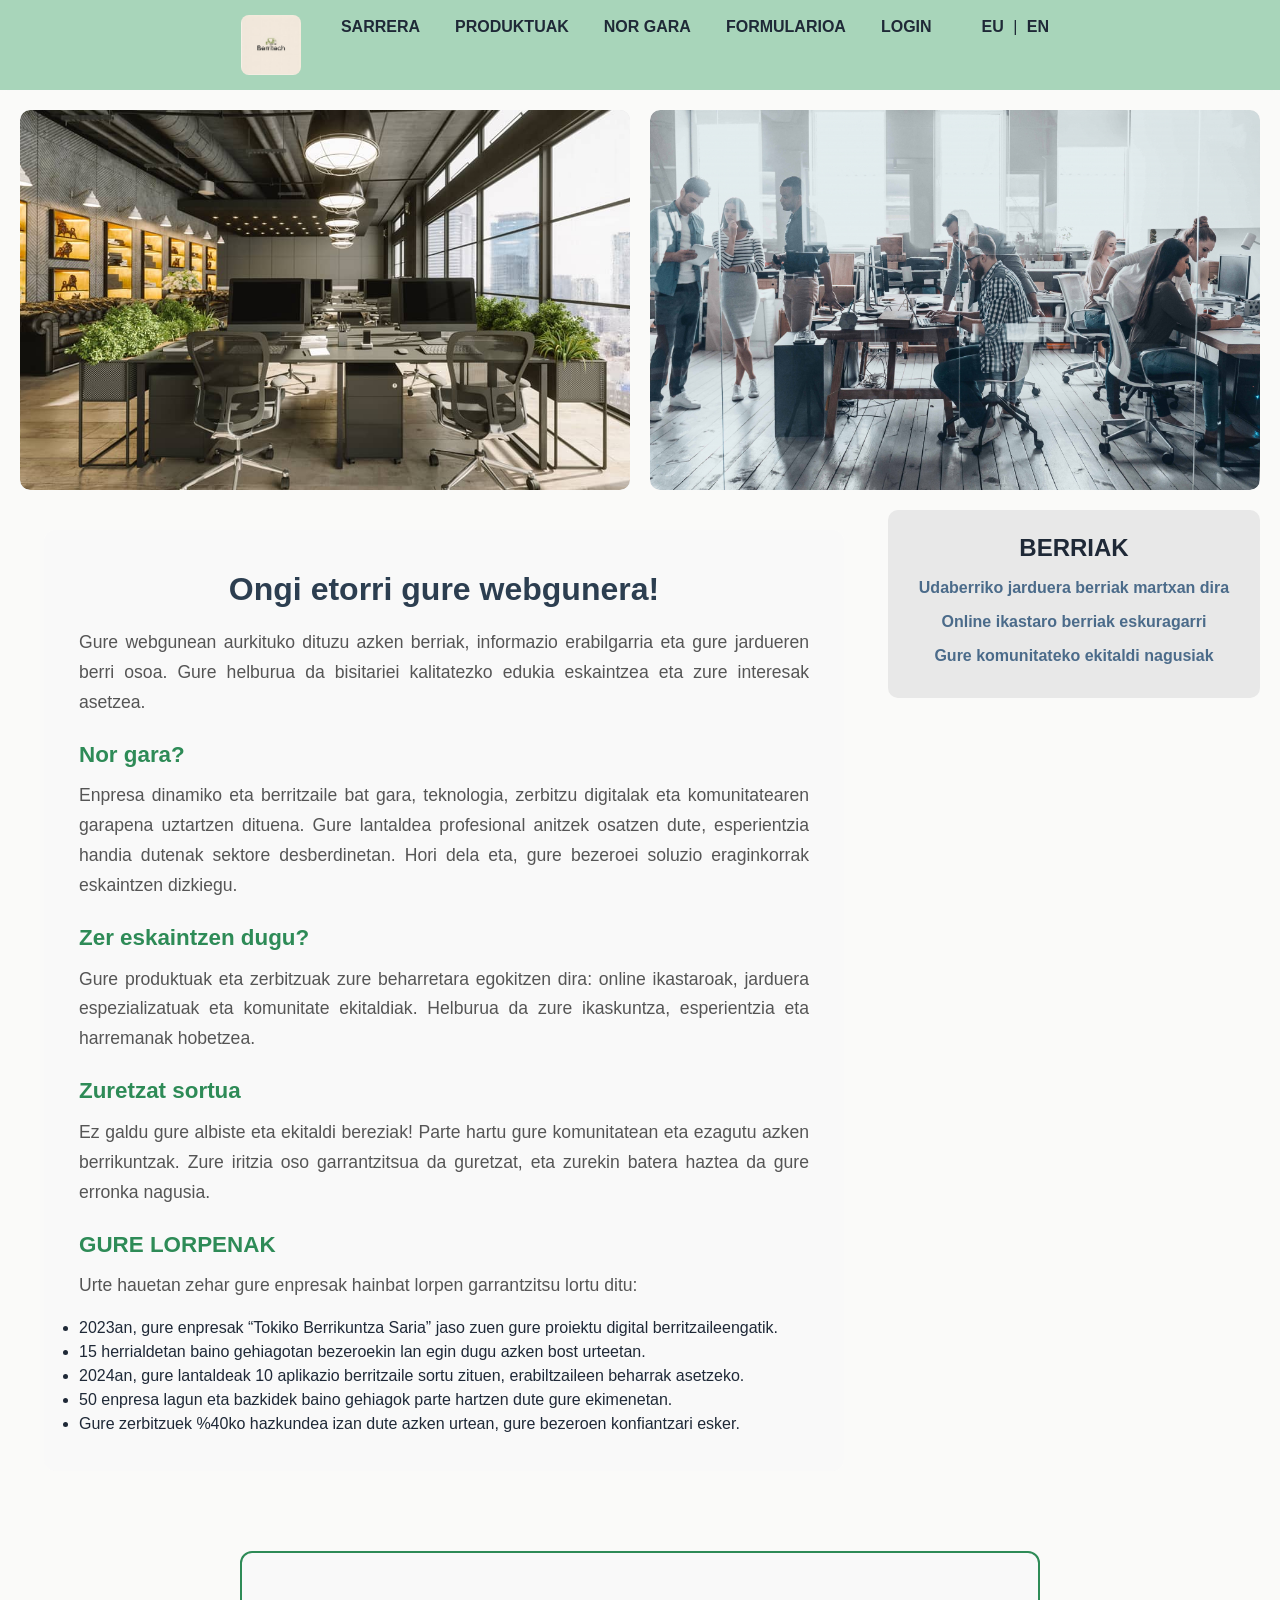
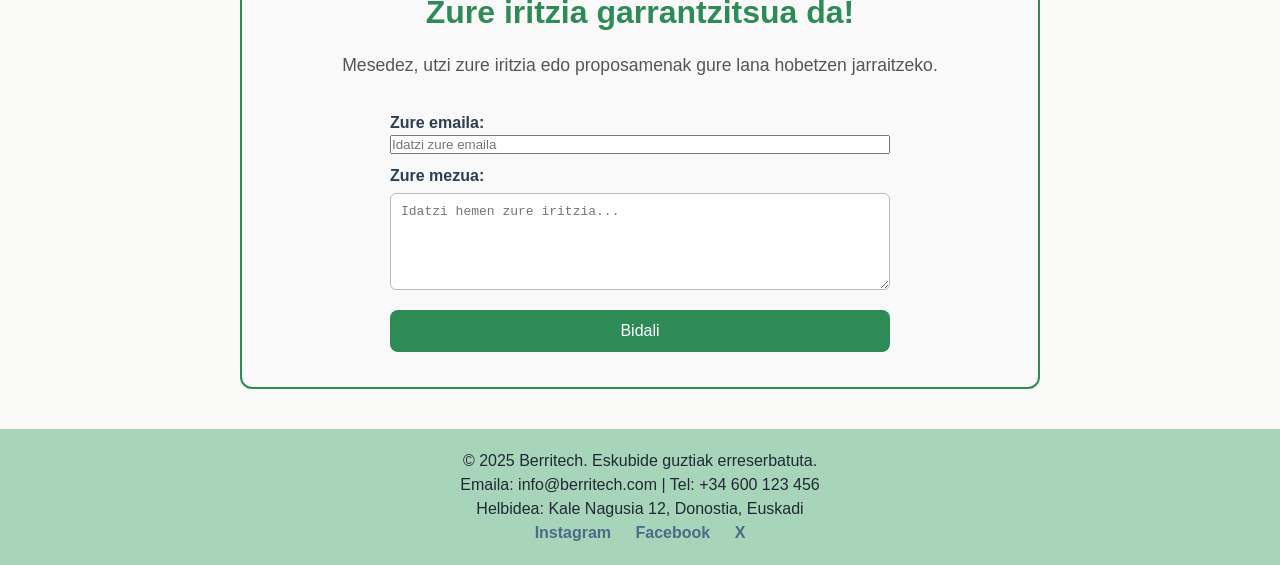
<file: index.html>
<!DOCTYPE html>
<html lang="eu">

<head>
    <meta charset="UTF-8">
    <meta name="viewport" content="width=device-width, initial-scale=1.0">
    <title>Sarrera</title>
    <link rel="stylesheet" href="style.css">
</head>

<body>

    <!-- MENUA -->
    <header>

        <nav>
            <a class="berritech-btn">
                <img src="irudiak/LogoErronka1.png" alt="Berritech">
            </a>
            <a href="index.html">SARRERA</a>
            <a href="produktuak.html">PRODUKTUAK</a>
            <a href="norgara.html">NOR GARA</a>
            <a href="formularioa.html">FORMULARIOA</a>
            <a href="login.html">LOGIN</a>
            <div class="hizkuntza">
                <a href="index.html">EU</a> |
                <a href="indexEN.html">EN</a>
            </div>
        </nav>

    </header>

    <!-- EDUKIA -->
    <section id="sarrera">
        <div class="irudia">
            <img src="irudiak/1.jpg" alt="Irudi 1">
        </div>
        <div class="irudia">
            <img src="irudiak/gu2.jpeg" alt="Irudi 2">
        </div>

        <div class="informazioa">
            <h2>Ongi etorri gure webgunera!</h2>
            <p>
                Gure webgunean aurkituko dituzu azken berriak, informazio erabilgarria eta gure jardueren berri osoa.
                Gure helburua da bisitariei kalitatezko edukia eskaintzea eta zure interesak asetzea.
            </p>

            <h3>Nor gara?</h3>
            <p>
                Enpresa dinamiko eta berritzaile bat gara, teknologia, zerbitzu digitalak eta komunitatearen
                garapena uztartzen dituena. Gure lantaldea profesional anitzek osatzen dute, esperientzia handia dutenak
                sektore desberdinetan. Hori dela eta, gure bezeroei soluzio eraginkorrak eskaintzen dizkiegu.
            </p>

            <h3>Zer eskaintzen dugu?</h3>
            <p>
                Gure produktuak eta zerbitzuak zure beharretara egokitzen dira: online ikastaroak, jarduera
                espezializatuak
                eta komunitate ekitaldiak. Helburua da zure ikaskuntza, esperientzia eta harremanak hobetzea.
            </p>

            <h3>Zuretzat sortua</h3>
            <p>
                Ez galdu gure albiste eta ekitaldi bereziak! Parte hartu gure komunitatean eta ezagutu azken
                berrikuntzak.
                Zure iritzia oso garrantzitsua da guretzat, eta zurekin batera haztea da gure erronka nagusia.
            </p>

            <h3>GURE LORPENAK</h3>
            <p>Urte hauetan zehar gure enpresak hainbat lorpen garrantzitsu lortu ditu:</p>
            <ul>
                <li>2023an, gure enpresak “Tokiko Berrikuntza Saria” jaso zuen gure proiektu digital berritzaileengatik.
                </li>
                <li>15 herrialdetan baino gehiagotan bezeroekin lan egin dugu azken bost urteetan.</li>
                <li>2024an, gure lantaldeak 10 aplikazio berritzaile sortu zituen, erabiltzaileen beharrak asetzeko.
                </li>
                <li>50 enpresa lagun eta bazkidek baino gehiagok parte hartzen dute gure ekimenetan.</li>
                <li>Gure zerbitzuek %40ko hazkundea izan dute azken urtean, gure bezeroen konfiantzari esker.</li>
            </ul>

            
        </div>

        <!-- BERRIAK -->
        <aside class="berriak">
            <h2>BERRIAK</h2>
            <ul>
                <li><a href="berriak.html">Udaberriko jarduera berriak martxan dira</a></li>
                <li><a href="berriak.html">Online ikastaro berriak eskuragarri</a></li>
                <li><a href="berriak.html">Gure komunitateko ekitaldi nagusiak</a></li>
            </ul>
        </aside>

        <!-- IRITZIAK / FEEDBACK -->
        <section id="feedback" class="informazioa">
            <h2>Zure iritzia garrantzitsua da!</h2>
            <p>Mesedez, utzi zure iritzia edo proposamenak gure lana hobetzen jarraitzeko.</p>

            <form method="post">
                <label for="izena">Zure emaila:</label>
                <input type="text" id="emaila" name="emaila" placeholder="Idatzi zure emaila" required>

                <label for="mezua">Zure mezua:</label>
                <textarea id="mezua" name="mezua" rows="5" placeholder="Idatzi hemen zure iritzia..."
                    required></textarea>

                <button type="submit">Bidali</button>
            </form>
        </section>

    </section>

    <!-- ORRI-OINA -->
    <footer>
        <p>&copy; 2025 Berritech. Eskubide guztiak erreserbatuta.</p>
        <p>Emaila: info@berritech.com | Tel: +34 600 123 456</p>
        <p>Helbidea: Kale Nagusia 12, Donostia, Euskadi</p>
        <div class="redes">
            <a href="https://instagram.com" target="_blank">Instagram</a>
            <a href="https://facebook.com" target="_blank">Facebook</a>
            <a href="https://twitter.com" target="_blank">X</a>
        </div>
    </footer>

</body>

</html>
</file>
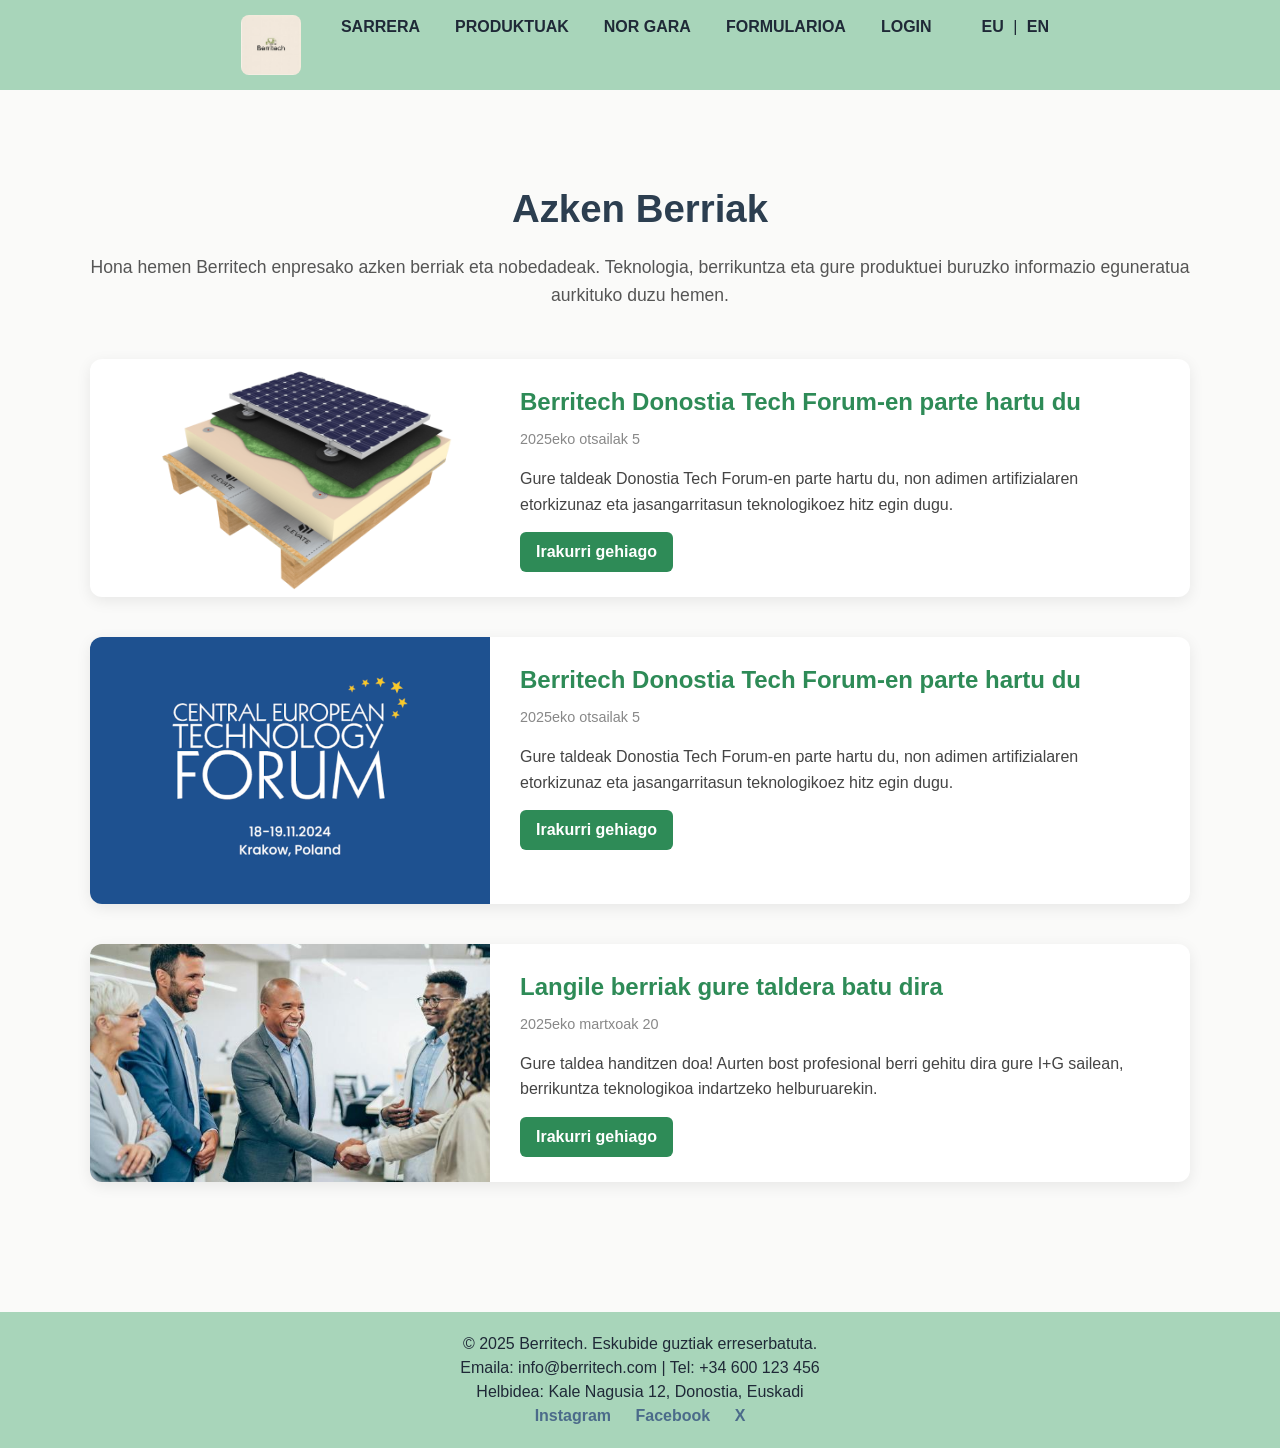
<file: berriak.html>
<!DOCTYPE html>
<html lang="eu">

<head>
    <meta charset="UTF-8">
    <meta name="viewport" content="width=device-width, initial-scale=1.0">
    <title>Berriak - Berritech</title>
    <link rel="stylesheet" href="style.css">
</head>

<body>

    <header>
        <nav>
            <a class="berritech-btn">
                <img src="irudiak/LogoErronka1.png" alt="Berritech">
            </a>
            <a href="index.html">SARRERA</a>
            <a href="produktuak.html">PRODUKTUAK</a>
            <a href="norgara.html">NOR GARA</a>
            <a href="formularioa.html">FORMULARIOA</a>
            <a href="login.html">LOGIN</a>
            <div class="hizkuntza">
                <a href="berriak.html">EU</a> |
                <a href="berriakEN.html">EN</a>
            </div>
        </nav>
    </header>


    <main id="berriak">
        <section class="berriak-container">
            <h1>Azken Berriak</h1>
            <p class="intro">
                Hona hemen Berritech enpresako azken berriak eta nobedadeak.
                Teknologia, berrikuntza eta gure produktuei buruzko informazio eguneratua aurkituko duzu hemen.
            </p>

            <article class="berria">
                <img src="irudiak/birriak1.jpeg" alt="Berria 2 irudia">
                <div class="berria-edukia">
                    <h2>Berritech Donostia Tech Forum-en parte hartu du</h2>
                    <p class="data">2025eko otsailak 5</p>
                    <p>Gure taldeak Donostia Tech Forum-en parte hartu du,
                        non adimen artifizialaren etorkizunaz eta jasangarritasun teknologikoez hitz egin dugu.</p>
                    <a href="#" class="irakurri-gehiago">Irakurri gehiago</a>
                </div>
            </article>

            <article class="berria">
                <img src="irudiak/berriak2.png" alt="Berria 2 irudia">
                <div class="berria-edukia">
                    <h2>Berritech Donostia Tech Forum-en parte hartu du</h2>
                    <p class="data">2025eko otsailak 5</p>
                    <p>Gure taldeak Donostia Tech Forum-en parte hartu du,
                        non adimen artifizialaren etorkizunaz eta jasangarritasun teknologikoez hitz egin dugu.</p>
                    <a href="#" class="irakurri-gehiago">Irakurri gehiago</a>
                </div>
            </article>

            <article class="berria">
                <img src="irudiak/berriak3.jpg" alt="Berria 3 irudia">
                <div class="berria-edukia">
                    <h2>Langile berriak gure taldera batu dira</h2>
                    <p class="data">2025eko martxoak 20</p>
                    <p>Gure taldea handitzen doa!
                        Aurten bost profesional berri gehitu dira gure I+G sailean,
                        berrikuntza teknologikoa indartzeko helburuarekin.</p>
                    <a href="#" class="irakurri-gehiago">Irakurri gehiago</a>
                </div>
            </article>

        </section>
    </main>


    <footer>
        <p>&copy; 2025 Berritech. Eskubide guztiak erreserbatuta.</p>
        <p>Emaila: info@berritech.com | Tel: +34 600 123 456</p>
        <p>Helbidea: Kale Nagusia 12, Donostia, Euskadi</p>
        <div class="redes">
            <a href="https://instagram.com" target="_blank">Instagram</a>
            <a href="https://facebook.com" target="_blank">Facebook</a>
            <a href="https://twitter.com" target="_blank">X</a>
        </div>
    </footer>

</body>

</html>
</file>
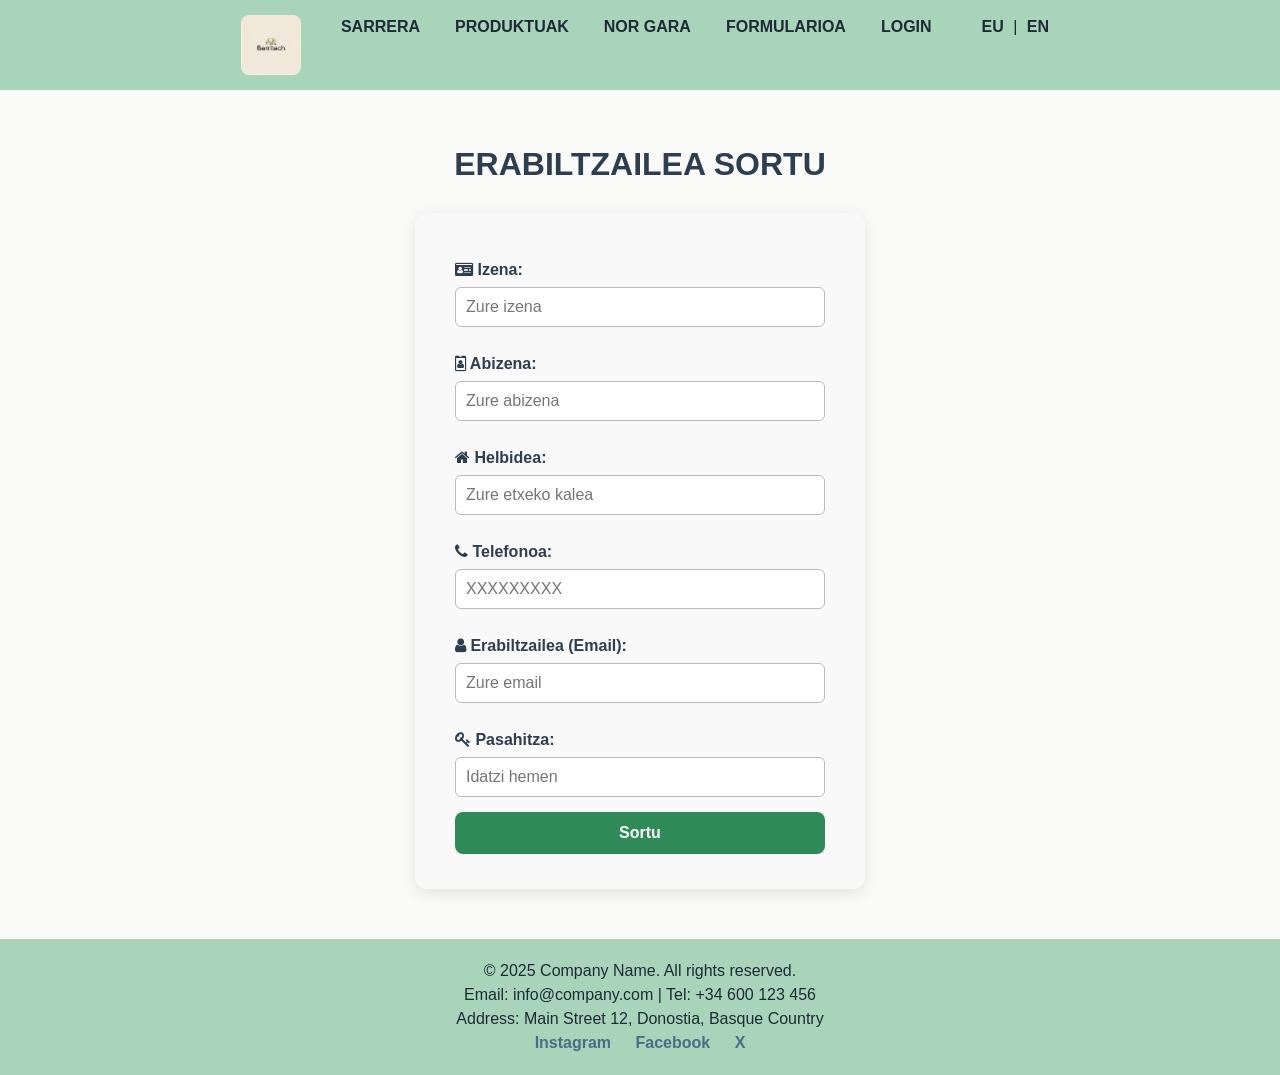
<file: createUser.html>
<!DOCTYPE html>
<html lang="eu">

<head>
    <meta charset="UTF-8">
    <title>Erabiltzailea sortu</title>

    <link rel="stylesheet" href="https://cdnjs.cloudflare.com/ajax/libs/font-awesome/4.7.0/css/font-awesome.min.css">
    <link rel="stylesheet" href="style.css">
</head>

<body>
    <header>
        <nav>
            <a class="berritech-btn">
                <img src="irudiak/LogoErronka1.png" alt="Berritech">
            </a>
            <a href="index.html">SARRERA</a>
            <a href="produktuak.html">PRODUKTUAK</a>
            <a href="norgara.html">NOR GARA</a>
            <a href="formularioa.html">FORMULARIOA</a>
            <a href="login.html">LOGIN</a>

            <div class="hizkuntza">
                <a href="createUser.html"> EU</a> |
                <a href="createUserEN.html">EN</a>
            </div>
        </nav>
    </header>

    <section id="create-user">
        <h1>ERABILTZAILEA SORTU</h1>

        <div class="register-box">
            <form method="get">
                <label for="izena"><i class="fa fa-id-card"></i> Izena:</label>
                <input type="text" id="izena" name="izena" placeholder="Zure izena" required>

                <label for="abizena"><i class="fa fa-id-badge"></i> Abizena:</label>
                <input type="text" id="abizena" name="abizena" placeholder="Zure abizena" required>

                <label for="helbidea"><i class="fa fa-home"></i> Helbidea:</label>
                <input type="text" id="helbidea" name="helbidea" placeholder="Zure etxeko kalea" required>

                <label for="telefonoa"><i class="fa fa-phone"></i> Telefonoa:</label>
                <input type="text" id="telefonoa" name="telefonoa" maxlength="9" minlength="9" placeholder="XXXXXXXXX"
                    required>

                <label for="erabiltzailea"><i class="fa fa-user"></i> Erabiltzailea (Email):</label>
                <input type="email" id="erabiltzailea" name="erabiltzailea" placeholder="Zure email" required>

                <label for="pasahitza"><i class="fa fa-key"></i> Pasahitza:</label>
                <input type="password" id="pasahitza" name="pasahitza" placeholder="Idatzi hemen" required>

                <button type="submit">Sortu</button>
            </form>
        </div>
    </section>

    <footer>
        <p>&copy; 2025 Company Name. All rights reserved.</p>
        <p>Email: info@company.com | Tel: +34 600 123 456</p>
        <p>Address: Main Street 12, Donostia, Basque Country</p>

        <div class="redes">
            <a href="https://instagram.com" target="_blank">Instagram</a>
            <a href="https://facebook.com" target="_blank">Facebook</a>
            <a href="https://twitter.com" target="_blank">X</a>
        </div>
    </footer>
</body>

</html>
</file>
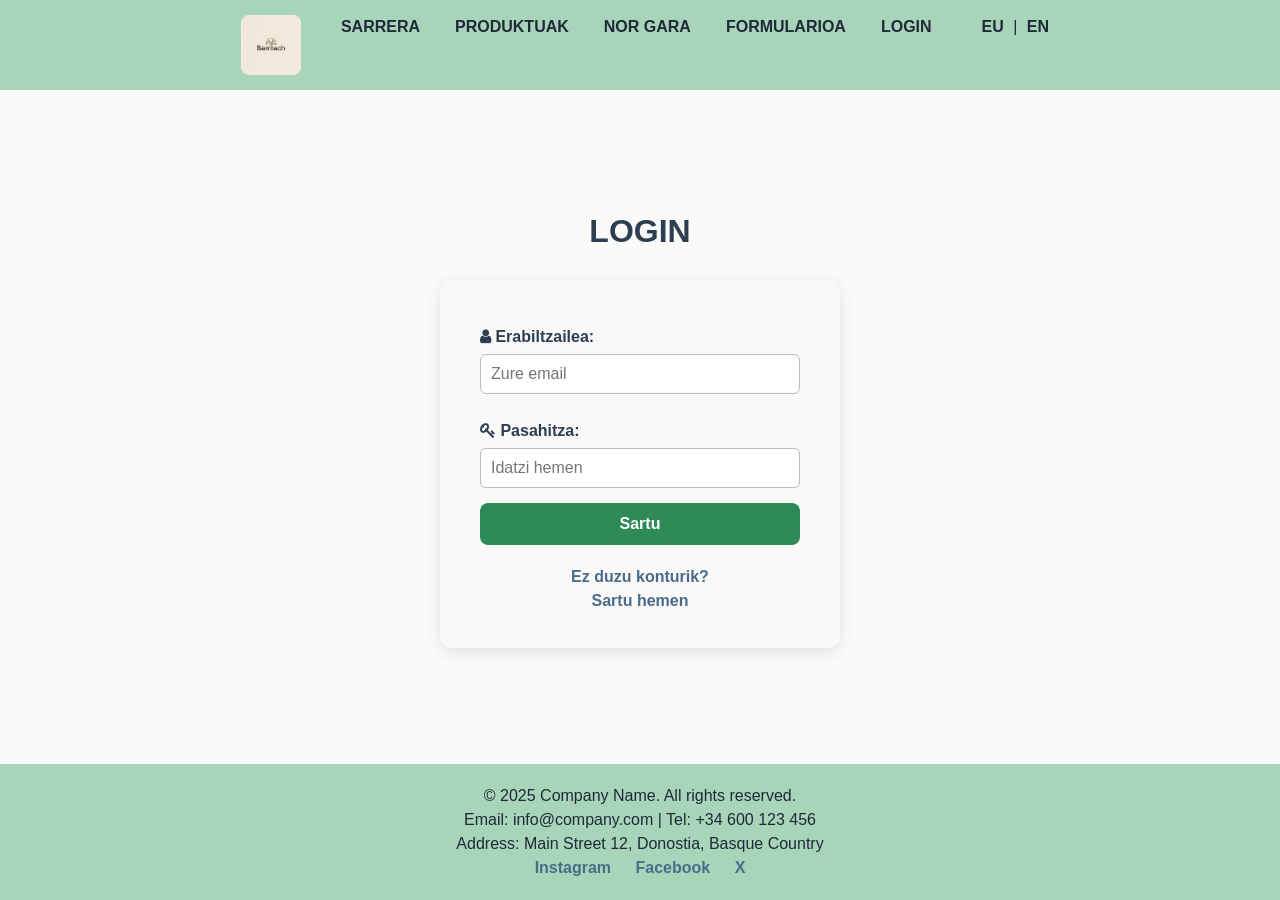
<file: login.html>
<!DOCTYPE html>
<html lang="eu">

<head>
    <meta charset="UTF-8">
    <title>Login</title>

    <link rel="stylesheet" href="https://cdnjs.cloudflare.com/ajax/libs/font-awesome/4.7.0/css/font-awesome.min.css">
    <link rel="stylesheet" href="style.css">
</head>

<body>
    <header>
        <nav>
            <a class="berritech-btn">
                <img src="irudiak/LogoErronka1.png" alt="Berritech">
            </a>
            <a href="index.html">SARRERA</a>
            <a href="produktuak.html">PRODUKTUAK</a>
            <a href="norgara.html">NOR GARA</a>
            <a href="formularioa.html">FORMULARIOA</a>
            <a href="login.html">LOGIN</a>

            <div class="hizkuntza">
                <a href="login.html"> EU</a> |
                <a href="loginEN.html">EN</a>
            </div>
        </nav>
    </header>

    <section id="login">
        <h1>LOGIN</h1>

        <div class="login-box">
            <form method="get">
                <label for="erabiltzailea"><i class="fa fa-user"></i> Erabiltzailea:</label>
                <input type="email" id="erabiltzailea" name="erabiltzailea" placeholder="Zure email" required>

                <label for="pasahitza"><i class="fa fa-key"></i> Pasahitza:</label>
                <input type="password" id="pasahitza" name="pasahitza" placeholder="Idatzi hemen" required>

                <button type="submit">Sartu</button>
            </form>

            <div class="no-account">
                <a href="createUser.html">Ez duzu konturik?<br><strong>Sartu hemen</strong></a>
            </div>
        </div>
    </section>

    <footer>
        <p>&copy; 2025 Company Name. All rights reserved.</p>
        <p>Email: info@company.com | Tel: +34 600 123 456</p>
        <p>Address: Main Street 12, Donostia, Basque Country</p>

        <div class="redes">
            <a href="https://instagram.com" target="_blank">Instagram</a>
            <a href="https://facebook.com" target="_blank">Facebook</a>
            <a href="https://twitter.com" target="_blank">X</a>
        </div>
    </footer>
</body>

</html>
</file>
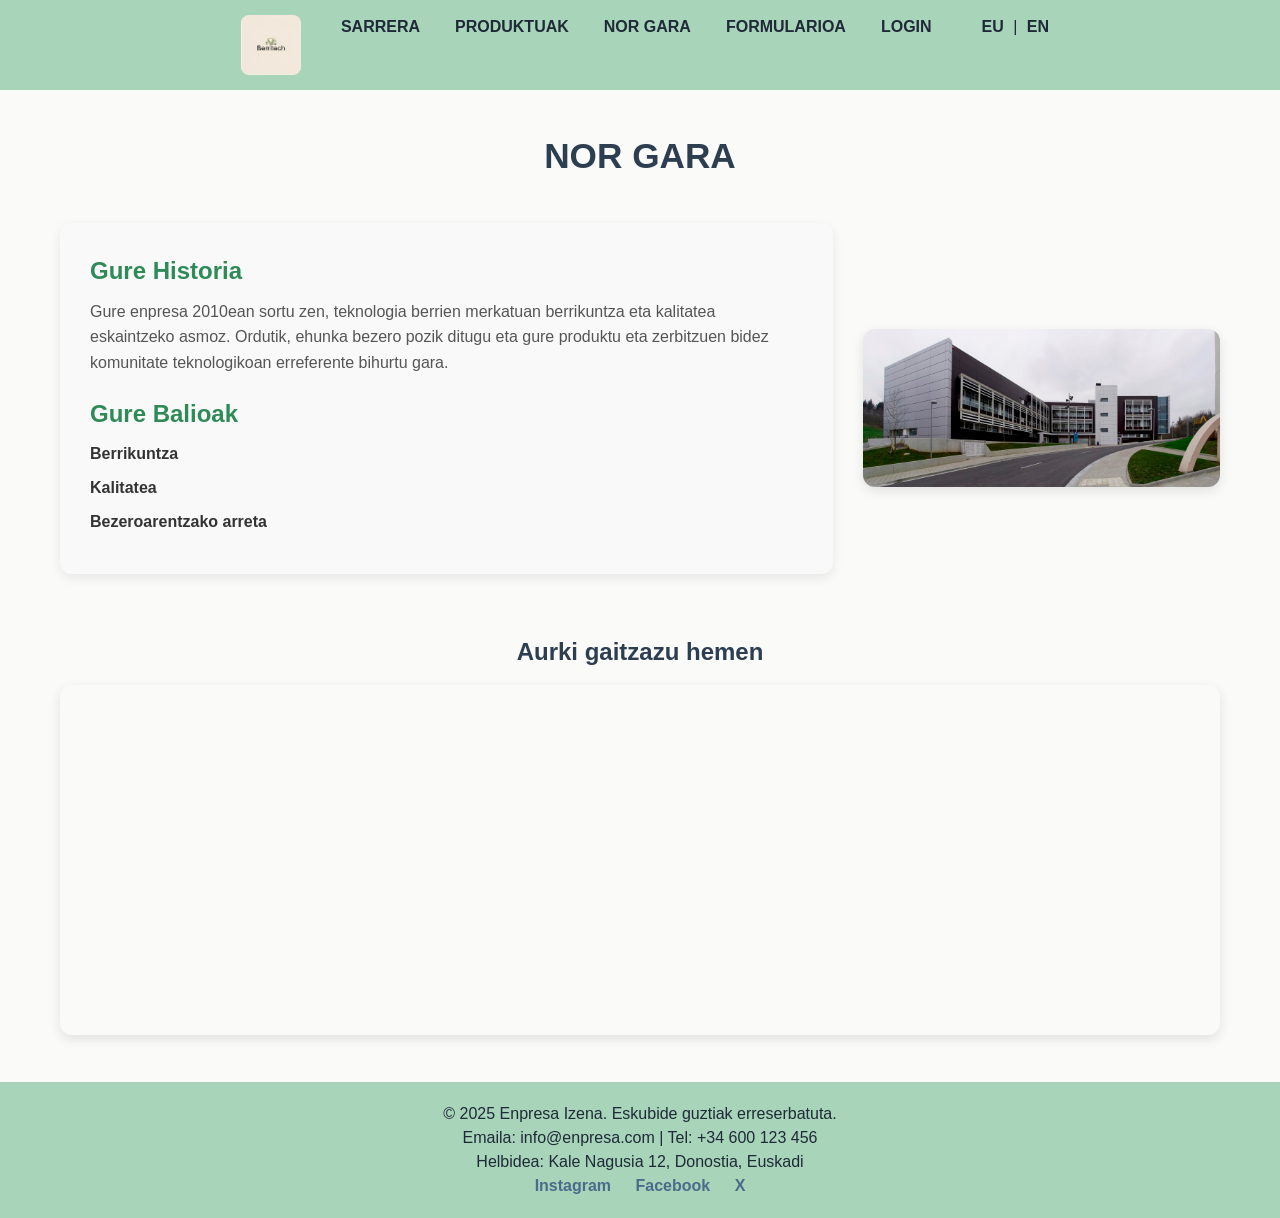
<file: norgara.html>
<!DOCTYPE html>
<html lang="eu">

<head>
    <meta charset="UTF-8">
    <meta name="viewport" content="width=device-width, initial-scale=1.0">
    <title>Nor Gara</title>
    <link rel="stylesheet" href="style.css">
</head>

<body>

    <!-- MENUA -->
    <header>
        <nav>
            <a class="berritech-btn">
                <img src="irudiak/LogoErronka1.png" alt="Berritech">
            </a>
            <a href="index.html">SARRERA</a>
            <a href="produktuak.html">PRODUKTUAK</a>
            <a href="norgara.html">NOR GARA</a>
            <a href="formularioa.html">FORMULARIOA</a>
            <a href="login.html">LOGIN</a>
            <div class="hizkuntza">
                <a href="norgara.html"> EU</a> |
                <a href="norgaraEN.html">EN</a>
            </div>
        </nav>
    </header>

    <!-- EDUKIA -->
    <section id="norgara">
        <h1>NOR GARA</h1>

        <div class="content">
            <div class="testua">
                <h2>Gure Historia</h2>
                <p>
                    Gure enpresa 2010ean sortu zen, teknologia berrien merkatuan berrikuntza
                    eta kalitatea eskaintzeko asmoz. Ordutik, ehunka bezero pozik ditugu
                    eta gure produktu eta zerbitzuen bidez komunitate teknologikoan erreferente bihurtu gara.
                </p>

                <h2>Gure Balioak</h2>
                <ul class="balioak">
                    <li>Berrikuntza</li>
                    <li>Kalitatea</li>
                    <li>Bezeroarentzako arreta</li>
                </ul>
            </div>

            <div class="irudia">
                <img src="irudiak/gu.jpg" alt="Gure taldea">
            </div>
        </div>

        <div class="maps">
            <h2>Aurki gaitzazu hemen</h2>
            <iframe src="https://www.google.com/maps?q=Arranomendia+2+20240+Ordizia+Gipuzkoa&hl=es&z=16&output=embed"
                width="100%" height="350" style="border:0;" allowfullscreen="" loading="lazy"
                referrerpolicy="no-referrer-when-downgrade">
            </iframe>
        </div>

    </section>


    <!-- FOOTER -->
    <footer>
        <p>&copy; 2025 Enpresa Izena. Eskubide guztiak erreserbatuta.</p>
        <p>Emaila: info@enpresa.com | Tel: +34 600 123 456</p>
        <p>Helbidea: Kale Nagusia 12, Donostia, Euskadi</p>
        <p>
        <div class="redes">
            <a href="https://instagram.com" target="_blank">Instagram</a>
            <a href="https://facebook.com" target="_blank">Facebook</a>
            <a href="https://twitter.com" target="_blank">X</a>
        </div>
        </p>
    </footer>

</body>

</html>
</file>
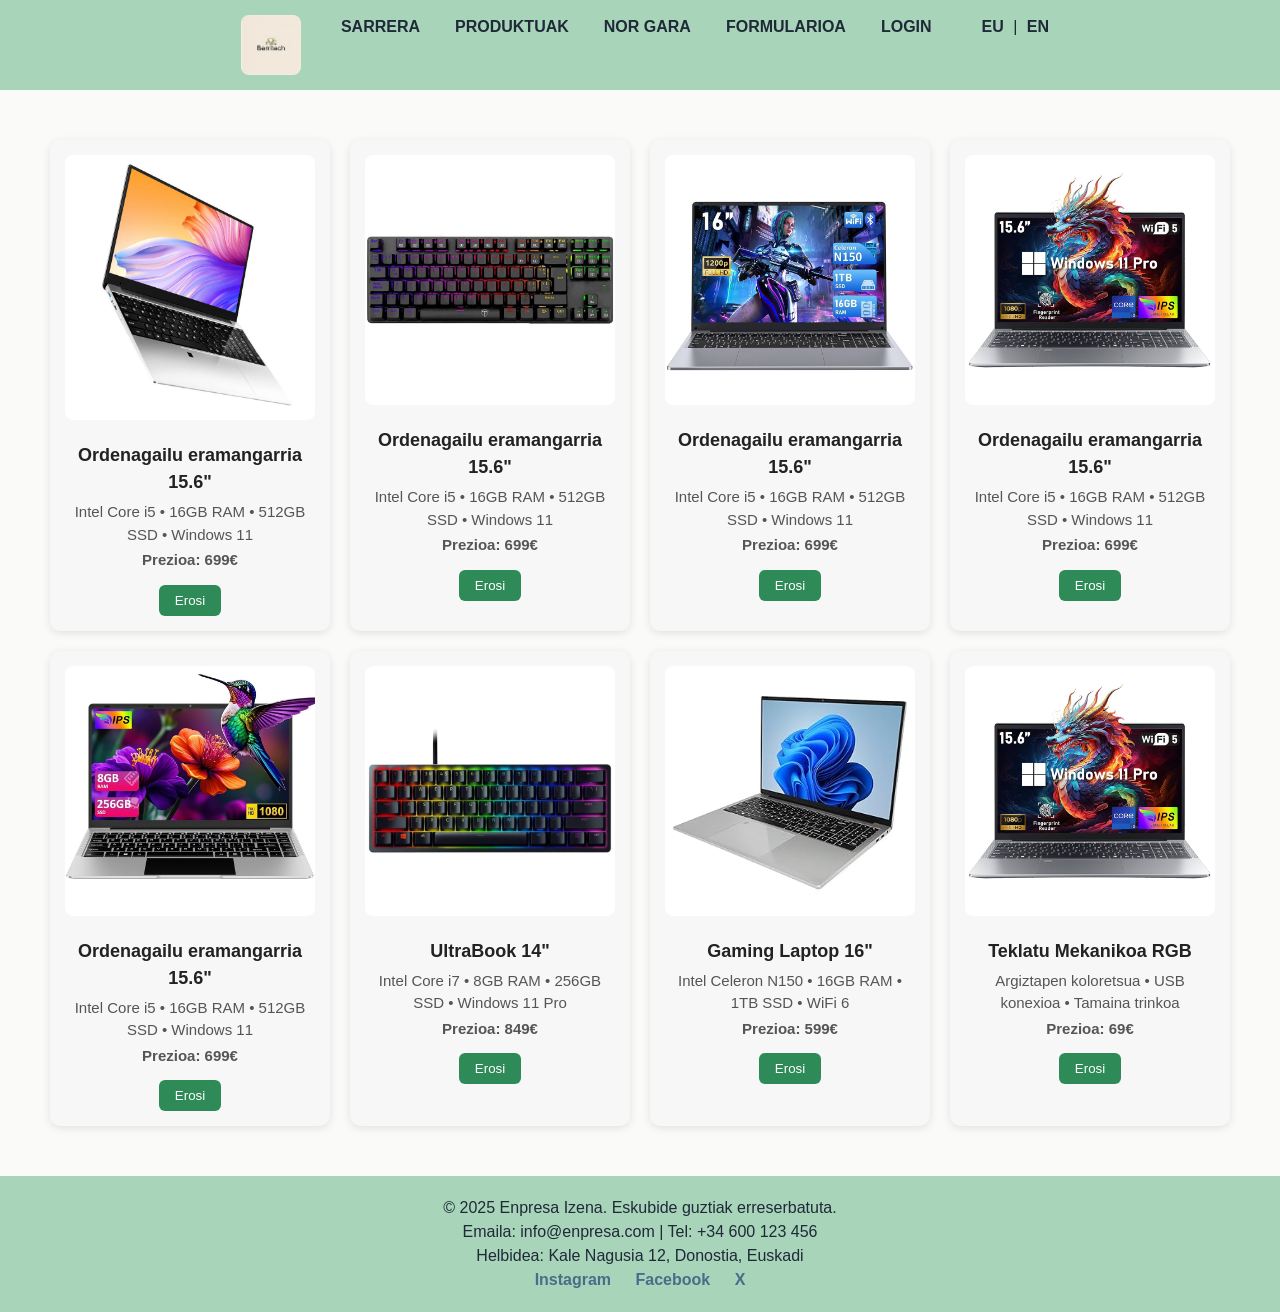
<file: produktuak.html>
<!DOCTYPE html>
<html lang="eu">

<head>
    <meta charset="UTF-8">
    <meta name="viewport" content="width=device-width, initial-scale=1.0">
    <title>Produktuak</title>
    <link rel="stylesheet" href="style.css">
</head>

<body>

    <header>
        <nav>
            <a class="berritech-btn">
                <img src="irudiak/LogoErronka1.png" alt="Berritech">
            </a>
            <a href="index.html">SARRERA</a>
            <a href="produktuak.html">PRODUKTUAK</a>
            <a href="norgara.html">NOR GARA</a>
            <a href="formularioa.html">FORMULARIOA</a>
            <a href="login.html">LOGIN</a>
            <div class="hizkuntza">
                <a href="produktuak.html"> EU</a> |
                <a href="ProduktuakEN.html">EN</a>
            </div>
        </nav>
    </header>

    <!-- EDUKIA -->
    <section id="produktuak">
        <div class="grid">

            <div class="produktu">
                <img src="irudiak/2.jpg" alt="Ordenagailu eramangarria">
                <h3>Ordenagailu eramangarria 15.6"</h3>
                <p>Intel Core i5 • 16GB RAM • 512GB SSD • Windows 11</p>
                <p class="prezioa">Prezioa: 699€</p>
                <button class="erosi">Erosi</button>
            </div>
            <div class="produktu">
                <img src="irudiak/10.jpg" alt="Ordenagailu eramangarria">
                <h3>Ordenagailu eramangarria 15.6"</h3>
                <p>Intel Core i5 • 16GB RAM • 512GB SSD • Windows 11</p>
                <p class="prezioa">Prezioa: 699€</p>
                <button class="erosi">Erosi</button>
            </div>
            <div class="produktu">
                <img src="irudiak/6.jpg" alt="Ordenagailu eramangarria">
                <h3>Ordenagailu eramangarria 15.6"</h3>
                <p>Intel Core i5 • 16GB RAM • 512GB SSD • Windows 11</p>
                <p class="prezioa">Prezioa: 699€</p>
                <button class="erosi">Erosi</button>
            </div>
            <div class="produktu">
                <img src="irudiak/7.jpg" alt="Ordenagailu eramangarria">
                <h3>Ordenagailu eramangarria 15.6"</h3>
                <p>Intel Core i5 • 16GB RAM • 512GB SSD • Windows 11</p>
                <p class="prezioa">Prezioa: 699€</p>
                <button class="erosi">Erosi</button>
            </div>
            <div class="produktu">
                <img src="irudiak/8.jpg" alt="Ordenagailu eramangarria">
                <h3>Ordenagailu eramangarria 15.6"</h3>
                <p>Intel Core i5 • 16GB RAM • 512GB SSD • Windows 11</p>
                <p class="prezioa">Prezioa: 699€</p>
                <button class="erosi">Erosi</button>
            </div>

            <div class="produktu">
                <img src="irudiak/9.jpg" alt="Ordenagailu eramangarria">
                <h3>UltraBook 14"</h3>
                <p>Intel Core i7 • 8GB RAM • 256GB SSD • Windows 11 Pro</p>
                <p class="prezioa">Prezioa: 849€</p>
                <button class="erosi">Erosi</button>
            </div>

            <div class="produktu">
                <img src="irudiak/4.jpg" alt="Gaming eramangarria">
                <h3>Gaming Laptop 16"</h3>
                <p>Intel Celeron N150 • 16GB RAM • 1TB SSD • WiFi 6</p>
                <p class="prezioa">Prezioa: 599€</p>
                <button class="erosi">Erosi</button>
            </div>

            <div class="produktu">
                <img src="irudiak/7.jpg" alt="Teklatu mekanikoa">
                <h3>Teklatu Mekanikoa RGB</h3>
                <p>Argiztapen koloretsua • USB konexioa • Tamaina trinkoa</p>
                <p class="prezioa">Prezioa: 69€</p>
                <button class="erosi">Erosi</button>
            </div>

        </div>
    </section>


    <!-- FOOTER -->
    <footer>
        <p>&copy; 2025 Enpresa Izena. Eskubide guztiak erreserbatuta.</p>
        <p>Emaila: info@enpresa.com | Tel: +34 600 123 456</p>
        <p>Helbidea: Kale Nagusia 12, Donostia, Euskadi</p>
        <p>
        <div class="redes">
            <a href="https://instagram.com" target="_blank">Instagram</a>
            <a href="https://facebook.com" target="_blank">Facebook</a>
            <a href="https://twitter.com" target="_blank">X</a>
        </div>
        </p>
    </footer>

</body>

</html>
</file>
<file: style.css>
/* -------------------------
   BASEA
------------------------- */


* {
    margin: 0;
    padding: 0;
    box-sizing: border-box;
    /*margenak ez edukitzeko eskinetan*/
}

body {
    font-family: Arial, sans-serif; /* Letra mota */
    background: #FAFAF9;           /* Fondo kolorea */
    color: #1F2937;                /* Gris oscuro suave para texto */
    line-height: 1.5;              /* Lerroen separazioa */
    min-height: 100vh;             /* Pantaila guztia okupatzeko */
    display: flex;
    flex-direction: column;        /* Barruko elementuak zutabe moduan */
    margin: 0;                     /* GARRANTZITSUA: Kendu marjinak zuriuneak saihesteko */
}

.menu-movil {
    display: none;
}

.menu-pc {
    display: flex;
    /* se muestra en escritorio */
    justify-content: center;
    /* todo el contenido centrado */
    align-items: center;
    /* centrado vertical */
    gap: 20px;
}

/* -------------------------
   MENUA (HEADER)
------------------------- */
.logo img {
    height: 60px;
    width: auto;
    border-radius: 8px;
    margin-right: 20px;

}


header {
    background: #A8D5BA;
    color: #1F2937;
    padding: 15px 30px;
    display: flex;
    justify-content: center;
    /* todo el contenido del header centrado */
    align-items: center;
}

nav {
    display: flex;
    gap: 15px;
}

nav a {
    color: #1F2937;
    margin: 0 10px;
    text-decoration: none;
    font-weight: bold;
}


.hizkuntza {
    float: right;
    /*eskubian jartzeko */
    margin-left: 20px;
    /*ezkerrean espazioa jartzeko*/
}

.hizkuntza a {
    color: #1F2937;
    /*kolorea emateko*/
    text-decoration: none;
    /*azpimarra kentzeko*/
    margin: 0 5px;
    /*ezkerrean eta eskubian espazioak emateko*/
    font-weight: bold;
    /*textu lodia jartzeko*/
}

.hizkuntza a:hover {
    text-decoration: underline;
    /*gainean gaudenean azpimarratu egiten da*/
}

.berritech-btn {
    display: inline-block;
    /*linean jartzen du baina bere estilo bereziekin*/
    margin: 0 15px;
    /*ezkerrean eta eskubian separazioa*/
    vertical-align: middle;
    /*beste lerroekin lerrokatzen du*/
}

.berritech-btn img {
    height: 60px;
    /*altuera definitzeko*/
    width: auto;
    /*automatikoki potolera*/
    border-radius: 8px;
    /*ertzak borobiltzeko*/
    object-fit: contain;
    /*irudia osorik erakusteko*/
    vertical-align: middle;
    /*beste gauzekin aliniatzeko bertikalki*/
}





/* -------------------------
   FOOTER
------------------------- */
footer {
    background: #A8D5BA;
    color: #1F2937;
    text-align: center;
    /*elementuak erdian jartzeko*/
    padding: 20px;
    /*barneko tartea*/
    margin-top: auto;
    /*automatikoki footerrra behera eramaten du*/
}

/* -------------------------
   LINKAK FOOTERREAN
------------------------- */
footer .redes a {
    text-decoration: none;
    /*azpimarra kentzeko*/
    color: #4B6B8A;
    /*kolorea emateko*/
    font-weight: bold;
    /*textua potolo agertzeko*/
    margin: 0 10px;
    /*loturen tarteko separazioa*/
    transition: color 0.3s;
    /*kolorea aldatzeko transizioa*/
}

footer .redes a:hover {
    color: #6FCF97;
    /*kolorea gainean dagoenean*/
}

/* -------------------------
   SECCIONES GENERALES
------------------------- */
section {
    padding: 30px;
    /*distantzia edukitzeko*/
    flex: 1;
    /*espazioa modu proportzionalean edukitzeko*/
}

/* -------------------------
   SARRERA (index.php)
------------------------- */
#sarrera {
    display: flex;
    justify-content: space-between;
    /*bere barruan dauden gauzetan espazio berdina jartzen du*/
    align-items: flex-start;
    /*elementuak bertikalki antolatzen ditu*/
    gap: 20px;
    /*elementuen artean distantzia*/
    flex-wrap: wrap;
    /*lerroak mugitu egiten dira pantaila txikitzen bada*/
    background: #FAFAF9;
    padding: 20px;
    /*barruko separazioa*/
    border-radius: 10px;
    /*ertzak borobiltzeko*/
}

#sarrera .irudia {
    flex: 1 1 48%;
    /* irudia erdia baino gutxiagora pasatzen da bere tamaina, pantailaren arabera aldatzen da */
    height: 380px;
    /* altuera fijatzen du */
    overflow: hidden;
    /*edukitik ateratzen dena ez da agertuko */
    border-radius: 10px;
    /*ertzak borobilduta*/
    display: flex;
    /*irudia erdian jartzen du*/
    align-items: center;
    /*irudia erdian jartzen du*/
    justify-content: center;
    /*irudia erdian jartzen du*/
    background: #E8E8E8;
}

#sarrera .irudia img {
    width: 100%;
    /*zabalera*/
    height: 100%;
    /*altuera*/
    object-fit: cover;
    /*karratua beti betetzen du*/
    border-radius: 10px;
    /*ertz borobilak*/
}


.informazioa {
    background: #f9f9f9;
    padding: 35px;
    /*edukiaren inguruko separazioa*/
    border-radius: 12px;
    /*ertzak borobil*/
    margin: 20px auto;
    /*gohian eta beheran separazioa eta zentratu orizontalki*/
    max-width: 800px;
    /*zabaleara maximoa*/
}

.informazioa h2 {
    font-size: 2em;
    /*tamaina handia*/
    color: #2c3e50;
    margin-bottom: 15px;
    text-align: center;
    /*textua erdian*/
}

.informazioa h3 {
    font-size: 1.4em;
    /*letra tamaina*/
    color: #2e8b57;
    margin-top: 20px;
    /*goiko tartea*/
    margin-bottom: 10px;
    /*bere artean dauden gauzei espazio bat jartzen die*/
}

.informazioa p {
    font-size: 1.1em;
    /*letra tamaina*/
    color: #555;
    /*kolorea ematen dio*/
    margin-bottom: 15px;
    /*iguruneko tartea*/
    line-height: 1.7em;
    /*lerroen tamaina*/
    text-align: justify;
}

.informazioa .btn {
    display: inline-block;
    /*lerroan egon daiteke baina blokearen ezaugarriekin*/
    padding: 12px 24px;
    /*gian,beheran,ezkerrean,eskubiko barteak*/
    background: #2e8b57;
    color: #fff;
    border-radius: 8px;
    /*ertz borobila*/
    text-decoration: none;
    /*azpimarra kendu*/
    font-weight: bold;
    /*textua lodiz*/
    transition: background 0.3s, transform 0.2s;
    /*kolorea aldatu eta transizioa*/
    margin-top: 20px;
    /*goiko separazioa*/
}

.informazioa .btn:hover {
    background: #246b45;
    /*transizioko kolorea*/
}


#sarrera .berriak {
    background: #E8E8E8;
    padding: 20px;
    /*barruko tartea*/
    width: 30%;
    /*zabalera*/
    text-align: center;
    /*textua erdian*/
    min-width: 250px;
    /*zabaleara minimoa*/
    border-radius: 10px;
    /*ertz borobilak*/
}

#sarrera .berriak ul {
    list-style-type: none;
    /*puntuak kentzen ditu*/
    padding: 0;
    /*espazioak kentzeko*/
    margin: 0;
    /*espazioak kentzeko*/
}

#sarrera .berriak li {
    margin: 10px 0;
    /*zerrendako bakoitzak edukiko duen tartea*/
}

#sarrera .berriak a {
    text-decoration: none;
    /*azpimarra kentzen du*/
    color: #4B6B8A;
    font-weight: bold;
    /*textu lodia*/
    transition: color 0.3s;
}

#sarrera .berriak a:hover {
    color: #6FCF97;
    /*transizioaren kolorea*/
}

/* -------------------------
   IRITZIAK / FEEDBACK
------------------------- */
#feedback {
    margin-top: 40px;
    /*goiko tartea*/
    background: #f9f9f9;
    padding: 35px;
    /*barruko tartea*/
    border-radius: 12px;
    /*ertzak borobil*/
    border: 2px solid #2e8b57;
    /* kutxaren borde kolorea eta lodiera */

}

#feedback h2 {
    color: #2e8b57;
    text-align: center;
    /*textuua erdian*/
    margin-bottom: 15px;
    /*beheko tartea*/
}

#feedback p {
    text-align: center;
    /*textua erdian*/
    color: #555;
    margin-bottom: 20px;
    /*baheko tartea*/
}

#feedback form {
    max-width: 500px;
    /*zabalera maxiomaoa*/
    margin: 0 auto;
    /*horizontalki zentratuta*/
    display: flex;
    /*zutabe moduan agertzeko*/
    flex-direction: column;
    /*zutabe moduan agertzeko*/
}

#feedback label {
    font-weight: bold;
    /*textua lodiz*/
    margin-top: 10px;
    /*gpiko separazioa*/
    color: #2c3e50;
}

#feedback textarea {
    padding: 10px;
    /*barruko tartea*/
    margin-top: 5px;
    /*goiko tartea*/
    border: 1px solid #bbb;
    border-radius: 6px;
    /*ertz borobilak*/
    font-size: 1em;
    /*textuaren tamaina*/
}


#feedback button {
    background: #2e8b57;
    color: white;
    border: none;
    /*borderik gabe*/
    padding: 12px;
    /*barruko tartea*/
    border-radius: 8px;
    /*ertz borobilak*/
    margin-top: 20px;
    /*goiko tartea*/
    font-size: 1em;
    /*textuaren tamaina*/
    transition: background 0.3s, transform 0.2s;
    /*efectua*/
}

#feedback button:hover {
    background: #246b45;
    transform: scale(1.05);
    /*handiago egiten da*/
}


/* -------------------------
   PRODUKTUAK (produktuak.php)
------------------------- */
#produktuak .grid {
    display: grid;
    /*edukia sare moduan antolatzen du*/
    grid-template-columns: repeat(auto-fit, minmax(250px, 1fr));
    /*zutabeak sortzen ditu eta bakoitzak gutxienez 250px izango da*/
    gap: 20px;
    /*karratuen arteko tamaina*/
}

.grid {
    display: grid;
    grid-template-columns: repeat(auto-fit, minmax(250px, 1fr));
    gap: 20px;
    padding: 20px;
    /*edukiaren inguruan 20px tartea*/
}

.produktu {
    text-align: center;
    /*textuak eta elementuak erdian jartzeko*/
    background-color: #f7f7f7;
    border-radius: 10px;
    /*ertzak borobil*/
    padding: 15px;
    /*barruko tartea*/
    box-shadow: 0 2px 8px rgba(0, 0, 0, 0.1);
    /*itzal bat jartzen dio karratuari*/
}

.produktu img {
    width: 100%;
    /*irudia beti kutxaren zabalera osoa*/
    max-width: 250px;
    /*ez du sobrepasatuko 250px*/
    border-radius: 8px;
    /*ertz borobilak*/
    margin-bottom: 10px;
    /*irudiaren eta testuaren tartea*/
}

.produktu h3 {
    margin: 5px 0;
    /*separazioa*/
    font-size: 18px;
    /*textu tamaina*/
    color: #222;
}

.produktu p {
    margin: 3px 0;
    /*separazioa*/
    font-size: 15px;
    /*textu tamaina*/
    color: #555;
}

.prezioa {
    font-weight: bold;
    /*textu potoloa*/
    color: #2e8b57;
}

.erosi {
    background-color: #2e8b57;
    color: white;
    border: none;
    padding: 8px 16px;
    /*separazioa*/
    border-radius: 6px;
    /*ertz borobilak*/
    margin-top: 10px;
}

.erosi:hover {
    background-color: #2e8b57;
}


/* -------------------------
   NOR GARA (norgara.php)
------------------------- */
#norgara {
    padding: 40px 20px;
    /*tartea goi/behean, 20 aldeetan*/
    max-width: 1200px;
    /*zabalera maximoa*/
    margin: auto;
    /*orriaren erdian jartzen du*/
}

#norgara h1 {
    text-align: center;
    /*erdian jarri*/
    margin-bottom: 40px;
    /*tarta jarri beheran*/
    font-size: 2.2em;
    /*letra tamaina*/
    color: #2c3e50;
}

#norgara .content {
    display: flex;
    /*edukia lerro berdinean (textua + irudia)*/
    gap: 30px;
    /*bien arteko separazioa*/
    margin-bottom: 40px;
    /*beheko separazioa*/
    flex-wrap: wrap;
    /*pantaila txikitzen badugu, gauzak azpian agertzen dira*/
    align-items: center;
    /*elementuak erdian agertzeko*/
}

#norgara .testua {
    flex: 2;
    /*testuak irudiak baino leku gehiago hartzen du*/
    background: #f9f9f9;
    padding: 30px;
    /*barruko tartea*/
    margin-bottom: 20px;
    /*azpiko separazioa*/
    border-radius: 12px;
    /*ertz borobilak*/
    box-shadow: 0 4px 12px rgba(0, 0, 0, 0.08);
}

#norgara .testua h2 {
    color: #2e8b57;
    margin-bottom: 10px;
    /*azpiko separazioa*/
}

#norgara .testua p {
    color: #555;
    line-height: 1.6em;
    /*lerroen arteko tartea*/
    margin-bottom: 20px;
    /*azpiko separazioa*/
}

#norgara .testua ul {
    list-style: none;
    /*zerrendak ez edukitzeko punturik*/
    padding: 0;
    /*barruko tartea*/
}

#norgara .testua ul li {
    margin-bottom: 10px;
    /*azpiko separazioa*/
    font-weight: bold;
    color: #333;
}

/* Imagen */
#norgara .irudia {
    flex: 1;
    /*irudiak testuak baino espazio txikiagoa*/
    display: flex;
    /*irudia erdian jartzeko*/
    justify-content: center;
    /*irudia erdian jartzeko*/
}

#norgara .irudia img {
    width: 100%;
    /*irudia txutxa osoa*/
    max-width: 450px;
    /*tamaina maximoa*/
    border-radius: 12px;
    /*ertz borobilak*/
    box-shadow: 0 4px 12px rgba(0, 0, 0, 0.1);
    /*itzala*/
    object-fit: cover;
    /*irudia mozten da beharrezkoa bada*/
}

/* Mapa */
#norgara .maps {
    margin-top: 40px;
    /*goiko separazioa*/
    text-align: center;
    /*textua erdian jartzeko*/
}

#norgara .maps h2 {
    margin-bottom: 15px;
    /*azpiko separazioa*/
    color: #2c3e50;
}

#norgara .maps iframe {
    width: 100%;
    /*zabalera osoa*/
    height: 350px;
    /*altuera*/
    border-radius: 12px;
    /*ertz borobilak*/
    box-shadow: 0 4px 12px rgba(0, 0, 0, 0.1);
    /*sombra gutxi*/
}

/* -------------------------
   FORMULARIOA (formularioa.php)
------------------------- */
#formularioa form {
    background: #f0f0f0;
    padding: 20px;
    /*barruko tartea*/
    max-width: 400px;
    /*zabalera maximoa*/
    margin: auto;
    /*formularioa erdian jartzen du*/
    border: 1px solid #ccc;
    /*marra fin bat egiten du*/
    border-radius: 8px;
    /*ertzak borobil*/
}

#formularioa label {
    font-weight: bold;
    /*letra potoloa edukitzeko(izena,email...)*/
}

#formularioa input,
#formularioa textarea {
    width: 100%;
    /*kutxaren tamaina osoa betetzeko*/
    padding: 8px;
    /*barrukok tartea*/
    margin-top: 5px;
    /*goiko tartea*/
    margin-bottom: 15px;
    /*azpiko tartea*/
    border: 1px solid #aaa;
    border-radius: 4px;
    /*ertz borobil*/
}

#formularioa button {
    padding: 10px 20px;
    /*barruko tartea*/
    background: #2e8b57;
    color: white;
    border: none;
    /*ertzik gabe*/
    border-radius: 4px;
    /*ertz borobilak*/
    cursor: pointer;
    font-weight: bold;
    /*xagua aldatzeko*/
    transition: background 0.3s;
}

#formularioa button:hover {
    background: #f39c12;
}

/* -------------------------
   LOGIN (login.php)
------------------------- */
#login {
    display: flex;
    /*elementuak flexbox bidez antolatzeko*/
    flex-direction: column;
    /*elementuak bakoitzaren azpian agertzeko*/
    align-items: center;
    /*textua erdian agertzeko*/
    justify-content: center;
    /*bertitalki erdian*/
    padding: 50px 20px;
    /*goiko/beheran eta ezker/eskubui*/
    flex: 1;
    /*orrialdearen barruko sekzio guztia*/
}

#login h1 {
    color: #2c3e50;
    margin-bottom: 25px;
    /*separazioa azpian*/
    font-size: 2em;
    /*letra tamaina*/
}

.login-box {
    background: #f9f9f9;
    padding: 35px 40px;
    /*separazioa*/
    border-radius: 12px;
    /*ertz borobilak*/
    box-shadow: 0 4px 15px rgba(0, 0, 0, 0.1);
    /*itzala*/
    width: 100%;
    /*zabalera*/
    max-width: 400px;
    /*zabalera maximoa*/
}

.login-box form {
    display: flex;
    flex-direction: column;
}

.login-box label {
    font-weight: bold;
    /*letra potoloa*/
    color: #2c3e50;
    margin-top: 10px;
    /*goiko separazioa*/
}

.login-box input {
    margin-top: 5px;
    /*goiko separazioa*/
    margin-bottom: 15px;
    /*azpiko separazioa*/
    padding: 10px;
    /*barruko separazioa*/
    border: 1px solid #bbb;
    border-radius: 6px;
    /*ertz borobila*/
    font-size: 1em;
    /*letra tamaina*/
    width: 100%;
    /*zabalera maximoa*/
}

.login-box input:focus {
    border-color: #6FCF97;
    outline: none;
    /*marra urdina kentzeko*/
    box-shadow: 0 0 5px rgba(111, 207, 151, 0.4);
}

.login-box button {
    background: #2e8b57;
    color: white;
    border: none;
    padding: 12px;
    /*barruko separazioa*/
    border-radius: 8px;
    /*ertz borobilak*/
    font-size: 1em;
    /*letra tamaina*/
    font-weight: bold;
    /*letra potoloa*/
    cursor: pointer;
    transition: background 0.3s, transform 0.2s;
}

.login-box button:hover {
    background: #246b45;
    transform: scale(1.05);
}

.no-account {
    text-align: center;
    margin-top: 20px;
}

.no-account a {
    text-decoration: none;
    /*azpimarrarik gabe*/
    color: #4B6B8A;
    font-weight: bold;
    /*letra potoloa*/
    transition: color 0.3s;
}

.no-account a:hover {
    color: #6FCF97;
}

/* -------------------------
   CREATE USER (createUser.php)
------------------------- */
#create-user {
    display: flex;
    flex-direction: column;
    /*gauza bakoitza bestearen azpian agertzeko*/
    align-items: center;
    /*textua erdian*/
    justify-content: center;
    /*bertikalki erdian*/
    padding: 50px 20px;
    /*separazioa*/
    flex: 1;
    /*pantailako espazio nagusia hartzen du*/
}

#create-user h1 {
    color: #2c3e50;
    margin-bottom: 25px;
    /*goiko separazioa*/
    font-size: 2em;
    /*letra tamaina*/
}

.register-box {
    background: #f9f9f9;
    padding: 35px 40px;
    /*separazioa*/
    border-radius: 12px;
    /*ertzak borobil*/
    box-shadow: 0 4px 15px rgba(0, 0, 0, 0.1);
    width: 100%;
    /*zabalera*/
    max-width: 450px;
    /*eduki dezakeen zabalera amximoa*/
}

.register-box form {
    /*biak elementuak bestearen azpian agertzeko erabiltzen dira*/
    display: flex;
    flex-direction: column;
}

.register-box label {
    font-weight: bold;
    /*letra potoloa*/
    color: #2c3e50;
    margin-top: 10px;
    /*goiko separazioa*/
}

.register-box input {
    margin-top: 5px;
    /*goiko separazioa*/
    margin-bottom: 15px;
    /*azpiko separazioa*/
    padding: 10px;
    /*barruko separazioa*/
    border: 1px solid #bbb;
    border-radius: 6px;
    /*ertz borobilak*/
    font-size: 1em;
    /*letra tamaina*/
    width: 100%;
    /*zabalera*/
}

.register-box input:focus {
    border-color: #6FCF97;
    outline: none;
    /*marra urdina kentzeko*/
    box-shadow: 0 0 5px rgba(111, 207, 151, 0.4);
}

.register-box button {
    background: #2e8b57;
    color: white;
    border: none;
    padding: 12px;
    /*barruko separazioa*/
    border-radius: 8px;
    /*ertz borobilak*/
    font-size: 1em;
    /*letra tamaina*/
    font-weight: bold;
    /*letra potoloa*/
    cursor: pointer;
    /*xagua aldatzeko*/
    transition: background 0.3s, transform 0.2s;
}

.register-box button:hover {
    background: #246b45;
    transform: scale(1.05);
}

/* ------------------------------
🔹 BERRIAK SEKZIOA
------------------------------ */
#berriak {
    padding: 60px 20px;
    max-width: 1200px;
    margin: auto;
}

#berriak h1 {
    text-align: center;
    color: #2c3e50;
    font-size: 2.4em;
    margin-bottom: 15px;
}

#berriak .intro {
    text-align: center;
    color: #555;
    margin-bottom: 50px;
    font-size: 1.1em;
    line-height: 1.6em;
}

/* Artikulu bakoitza */
.berria {
    display: flex;
    flex-wrap: wrap;
    background: white;
    margin-bottom: 40px;
    border-radius: 12px;
    box-shadow: 0 4px 15px rgba(0, 0, 0, 0.08);
    overflow: hidden;
    transition: transform 0.2s;
}

.berria:hover {
    transform: translateY(-4px);
}

/* Berriaren irudia */
.berria img {
    width: 100%;
    max-width: 400px;
    object-fit: cover;
}

/* Berriaren testua */
.berria-edukia {
    flex: 1;
    padding: 25px 30px;
}

.berria-edukia h2 {
    color: #2e8b57;
    margin-bottom: 8px;
}

.berria-edukia .data {
    font-size: 0.9em;
    color: #888;
    margin-bottom: 15px;
}

.berria-edukia p {
    color: #444;
    line-height: 1.6em;
}

/* "Irakurri gehiago" botoia */
.irakurri-gehiago {
    display: inline-block;
    margin-top: 15px;
    background-color: #2e8b57;
    color: white;
    text-decoration: none;
    padding: 8px 16px;
    border-radius: 6px;
    font-weight: bold;
    transition: background 0.3s, transform 0.2s;
}

.irakurri-gehiago:hover {
    background-color: #246b45;
    transform: scale(1.05);
}

/* ---------------------------------------------------
   RESPONSIVE ( 768px)
--------------------------------------------------- */
@media (max-width: 768px) {

    /* Menú */
    .menu-pc {
        display: none ;
    }

    .menu-movil {
        display: block;
        background: #C4E1C9;
        padding: 10px 15px;
    }

    .menu-movil .top-bar {
        display: flex;
        justify-content: space-between;
        align-items: center;
    }

    .logo-movil {
        height: 45px;
    }

    #btn-menu {
        background: none;
        border: none;
        font-size: 32px;
        cursor: pointer;
    }

    .desplegable {
        display: none;
        flex-direction: column;
        gap: 12px;
        padding: 15px 0;
        text-align: center;
    }

    .desplegable.show {
        display: flex;
    }

    .desplegable a {
        font-size: 19px;
        text-decoration: none;
        color: #0a2830;
    }

    header {
        text-align: center;
        padding: 10px;
    }

    nav {
        display: flex;
        flex-direction: column;
        gap: 12px;
        margin-top: 10px;
    }

    nav a {
        display: block;
        margin: 5px 0;
        font-size: 18px;
    }

    .hizkuntza {
        float: none;
        margin: 10px auto 0;
        text-align: center;
    }

    .logo img {
        height: 50px;
    }

    #sarrera {
        flex-direction: column;
        align-items: center;
        padding: 15px;
    }

    #sarrera .irudia {
        width: 100%;
        height: auto;
        max-height: 250px;
    }

    #sarrera .berriak {
        width: 100%;
        min-width: auto;
        margin-top: 20px;
    }
}

/* Alerta  */
.alert {
    position: fixed;           
    top: 20px;                 
    left: 50%;                 
    transform: translateX(-50%);
    background-color: #4CAF50; 
    color: white;
    padding: 20px 30px;
    border-radius: 10px;
    font-weight: bold;
    font-size: 1.2em;
    box-shadow: 0 4px 8px rgba(0,0,0,0.2);
    z-index: 9999;
    opacity: 0;
    animation: fadein 0.5s forwards, fadeout 0.5s 4.5s forwards; 
}

/* animazioa */
@keyframes fadein {
    from { opacity: 0; }
    to { opacity: 1; }
}

@keyframes fadeout {
    from { opacity: 1; }
    to { opacity: 0; }
}

/* erroreak */
.alert.error {
    background-color: #f44336; /* Rojo */
}
/* Menú desplegablea */
.user-menu {
    position: relative;
    display: inline-block;
}

.user-name {
    cursor: pointer;
    font-weight: bold;
    padding: 5px 10px;
}

.user-dropdown {
    display: none;
    position: absolute;
    background-color: #fff;
    min-width: 150px;
    box-shadow: 0px 8px 16px rgba(0,0,0,0.2);
    z-index: 1000;
}

.user-dropdown a {
    display: block;
    padding: 8px 12px;
    text-decoration: none;
    color: #333;
}

.user-dropdown a:hover {
    background-color: #f1f1f1;
}

/* xagua pasatakoan menua agertzeko */
.user-menu:hover .user-dropdown {
    display: block;
}

.user-name-movil {
    font-weight: bold;
    display: block;
    padding: 5px 0;
}

/* -------------------------
   historiala 
   ------------------------- */
#historiala {
    max-width: 1000px;
    margin: 30px auto;
    padding: 0 15px;
}

#historiala h2 {
    text-align: center;
    margin-bottom: 30px;
    font-size: 2rem;
    color: #333;
}

.compra-card {
    background-color: #f4f6f8;
    padding: 20px;
    margin-bottom: 30px;
    border-radius: 12px;
    box-shadow: 0 3px 8px rgba(0,0,0,0.1);
}

.compra-card h3 {
    margin-bottom: 15px;
    font-size: 1.1rem;
    color: #222;
    border-bottom: 1px solid #ddd;
    padding-bottom: 8px;
}

.product-card {
    display: flex;
    align-items: center;
    background-color: #ffffff;
    padding: 12px;
    margin-bottom: 12px;
    border-radius: 10px;
    box-shadow: 0 2px 5px rgba(0,0,0,0.08);
}

.product-card img {
    width: 70px;
    height: auto;
    border-radius: 8px;
    margin-right: 15px;
}

.product-info h4 {
    margin: 0 0 5px 0;
    font-size: 1.05rem;
    color: #222;
}

.product-info p {
    margin: 2px 0;
    font-size: 0.9rem;
    color: #555;
}

.empty-historiala {
    text-align: center;
    font-size: 1.2rem;
    color: #666;
    margin-top: 40px;
}
.download-btn {
    display: inline-block;
    padding: 8px 15px;
    background-color: #4CAF50;
    color: #fff;
    text-decoration: none;
    border-radius: 6px;
    font-weight: bold;
    margin-top: 10px;
}

.download-btn:hover {
    background-color: #45a049;
}


/* -------------------------
   SASKIA (carrito)
------------------------- */

#saskia {
    max-width: 1000px;
    margin: 30px auto;
    background: #f9f9f9;
    padding: 30px;
    border-radius: 12px;
    box-shadow: 0 4px 12px rgba(0,0,0,0.08);
}

#saskia h2 {
    text-align: center;
    margin-bottom: 30px;
    color: #2c3e50;
    font-size: 2em;
}

.product-card {
    display: flex;
    gap: 20px;
    background: white;
    padding: 20px;
    border-radius: 12px;
    margin-bottom: 20px;
    align-items: center;
    box-shadow: 0 2px 8px rgba(0,0,0,0.08);
}

.product-card img {
    width: 110px;
    height: 100px;
    object-fit: cover;
    border-radius: 10px;
    border: 1px solid #ddd;
}

.product-card h3 {
    margin-bottom: 8px;
    color: #2e8b57;
}

.product-card p {
    margin: 4px 0;
    color: #555;
}

.product-card form button {
    background: #2e8b57;
    color: white;
    border: none;
    padding: 6px 10px;
    border-radius: 6px;
    font-size: 1em;
    cursor: pointer;
    margin-right: 5px;
    transition: background 0.3s, transform 0.2s;
}

.product-card form button:hover {
    background: #246b45;
    transform: scale(1.1);
}

/* Total */
#saskia hr {
    margin: 30px 0;
}

#saskia strong {
    font-size: 1.4em;
    color: #1f2937;
}

/* Botón Ordaindu */
#saskia form button[name="ordaindu"] {
    background: #2e8b57;
    color: white;
    border: none;
    padding: 14px 30px;
    border-radius: 10px;
    font-size: 1.1em;
    font-weight: bold;
    cursor: pointer;
    transition: background 0.3s, transform 0.2s;
}

#saskia form button[name="ordaindu"]:hover {
    background: #246b45;
    transform: scale(1.05);
}

#saskia p {
    text-align: center;
    font-size: 1.2em;
    color: #777;
}

  /* SLIDER para cambiar las fotos automaticmanete*/ 
.slider {
    width: 100%;
    max-height: 450px;
    position: relative;
    overflow: hidden;
    margin-bottom: 20px;
}

.slider img {
    width: 100%;
    height: 450px;
    object-fit: cover;
    position: absolute;
    top: 0;
    left: 0;
    opacity: 0;
    transition: opacity 1s ease-in-out;
}

.slider img.active {
    opacity: 1;
    position: relative;
}
.fly-img {
    pointer-events: none;
    z-index: 1000;
    border-radius: 5px;
}


/*eskeñako menua */
.wrapper {
    display: flex;
    flex: 1; 
    width: 100%; 
}

/* Estilo del Sidebar del Administrador */
.admin-sidebar {
    width: 260px;
    background-color: #d1f4e0; 
    color: white;
    padding: 20px;
    flex-shrink: 0;
}


.main-content {
    flex-grow: 1;
    padding: 30px;
    background-color: #f4f4f4; 
}


/* -------------------------
   ADMIN TABLES (General)
------------------------- */
.admin-table {
    width: 100%;
    border-collapse: collapse;
    background: white;
    border-radius: 8px;
    overflow: hidden;
    box-shadow: 0 4px 10px rgba(0,0,0,0.05);
    margin-top: 20px;
}

.admin-table th {
    background-color: #A8D5BA; /* El verde clarito de tu web */
    color: #1F2937;
    padding: 12px;
    text-align: left;
}

.admin-table td {
    padding: 12px;
    border-bottom: 1px solid #eee;
    vertical-align: middle;
}

/* borratzeko botoia */
.btn-delete {
    background-color: #e74c3c;
    color: white !important;
    padding: 6px 12px;
    text-decoration: none;
    border-radius: 4px;
    font-size: 0.9rem;
    font-weight: bold;
    transition: background 0.3s;
    display: inline-block;
}

.btn-delete:hover {
    background-color: #c0392b;
}

/* taula erdian agertzeko */
.main-content {
    flex: 1;
    padding: 20px;
    background-color: #f4f7f6;
}
</file>
